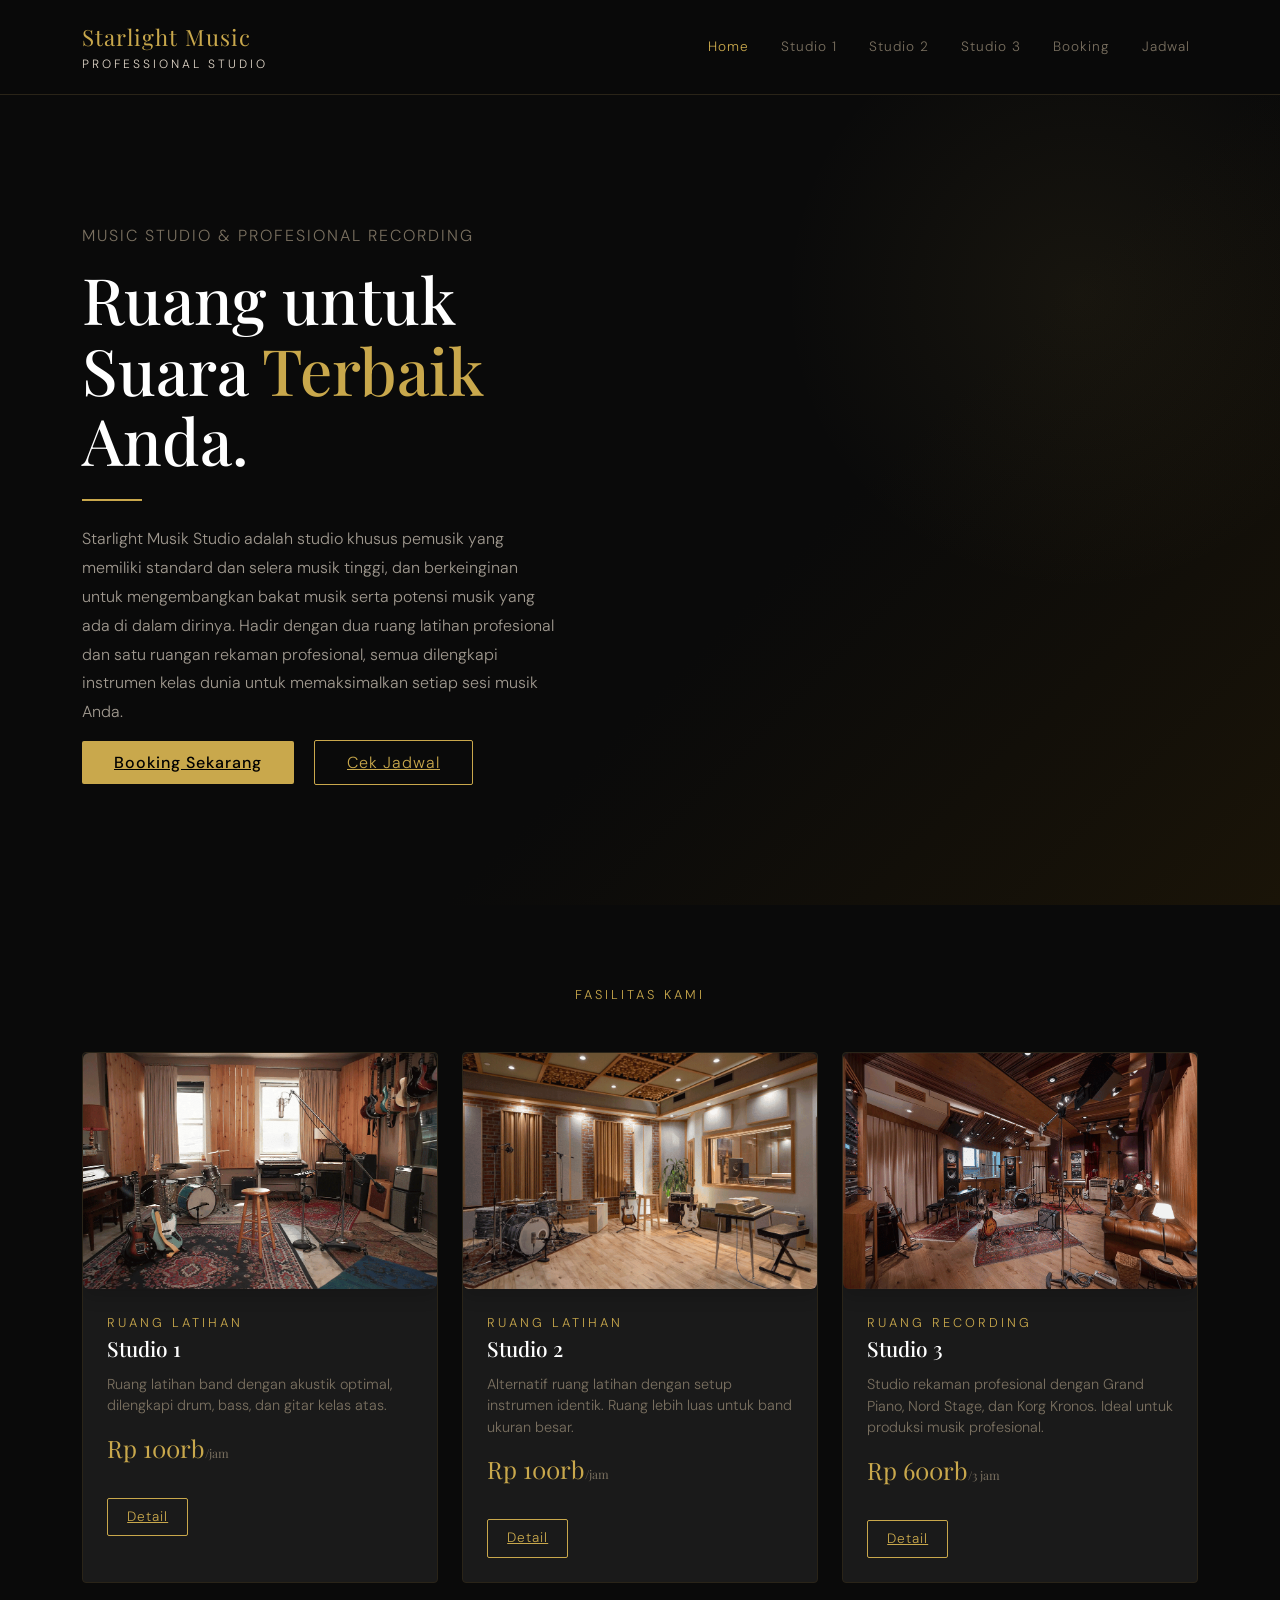
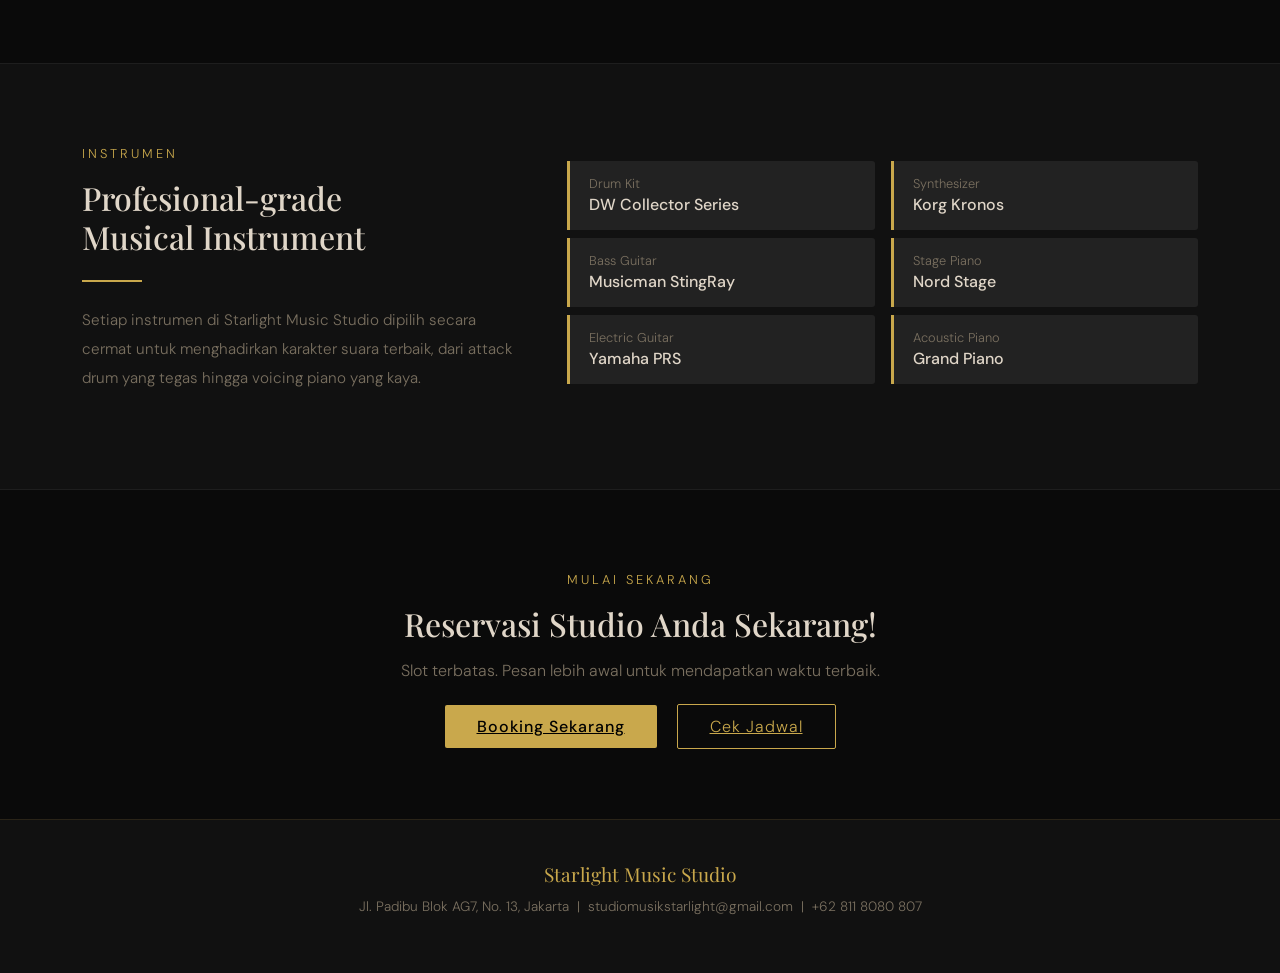
<file: index.html>
<!DOCTYPE html>
<html lang="id">
<head>
  <meta charset="UTF-8" />
  <meta name="viewport" content="width=device-width, initial-scale=1.0" />
  <title>Starlight Music Studio</title>
  <link rel="stylesheet" href="https://cdn.jsdelivr.net/npm/bootstrap@5.3.3/dist/css/bootstrap.min.css" />
  <link rel="stylesheet" href="https://cdn.jsdelivr.net/npm/bootstrap-icons@1.11.3/font/bootstrap-icons.min.css" />
  <link rel="stylesheet" href="style.css" />
</head>
<body>

<!-- NAVBAR -->
<nav class="navbar navbar-expand-lg sticky-top">
  <div class="container">
    <a class="navbar-brand" href="index.html">Starlight Music<span>PROFESSIONAL STUDIO</span></a>
    <button class="navbar-toggler" type="button" data-bs-toggle="collapse" data-bs-target="#nav">
      <i class="bi bi-list text-warning"></i>
    </button>
    <div class="collapse navbar-collapse" id="nav">
      <ul class="navbar-nav ms-auto gap-lg-3">
        <li class="nav-item"><a class="nav-link active" href="index.html">Home</a></li>
        <li class="nav-item"><a class="nav-link" href="studio1.html">Studio 1</a></li>
        <li class="nav-item"><a class="nav-link" href="studio2.html">Studio 2</a></li>
        <li class="nav-item"><a class="nav-link" href="studio3.html">Studio 3</a></li>
        <li class="nav-item"><a class="nav-link" href="booking.html">Booking</a></li>
        <li class="nav-item"><a class="nav-link" href="schedule.html">Jadwal</a></li>
      </ul>
    </div>
  </div>
</nav>

<!-- heroo -->
<section class="hero">
  <div class="container">
    <div class="row align-items-center">
      <div class="col-lg-10">
        <p class="hero-sub">Music Studio & Profesional Recording</p>
        <h1 class="hero-title">Ruang untuk<br>Suara <span>Terbaik</span><br>Anda.</h1>
        <div class="divider-gold"></div>
        <p class="hero-desc mb-4">
          Starlight Musik Studio adalah studio khusus pemusik yang memiliki standard dan selera musik tinggi, dan berkeinginan untuk mengembangkan bakat musik serta potensi musik yang ada di dalam dirinya.
          Hadir dengan dua ruang latihan profesional dan satu ruangan rekaman profesional, semua 
          dilengkapi instrumen kelas dunia untuk memaksimalkan setiap sesi musik Anda.
        </p>
        <a href="booking.html" class="btn-gold me-3">Booking Sekarang</a>
        <a href="schedule.html" class="btn-outline-gold">Cek Jadwal</a>
      </div>
    </div>
  </div>
</section>

<!-- studio -->
<section class="section">
  <div class="container">
    <div class="text-center mb-5">
      <p class="label-gold">Fasilitas Kami</p>
    
    </div>
    <div class="row g-4">
      <!-- studio 1 -->
      <div class="col-md-4">
        <div class="studio-card h-100">
          <img src="fotostudio1.png" alt="Interior Studio 1" class="img-fluid rounded shadow">
          <div class="card-body">
            <p class="label-gold mb-1">Ruang Latihan</p>
            <h3 style="font-size:1.3rem; color:#fff;">Studio 1</h3>
            <p style="color:var(--muted); font-size:0.9rem; margin:0.8rem 0;">
              Ruang latihan band dengan akustik optimal, dilengkapi drum, bass, dan gitar kelas atas.
            </p>
            <p class="price-tag">Rp 100rb<small style="font-size:0.75rem; color:var(--muted)">/jam</small></p>
            <a href="studio1.html" class="btn-outline-gold d-inline-block mt-3" style="font-size:0.85rem; padding:.5rem 1.2rem;">Detail</a>
          </div>
        </div>
      </div>
      <!-- studio 2 -->
      <div class="col-md-4">
        <div class="studio-card h-100">
          <img src="fotostudio2.png" alt="Interior Studio 2" class="img-fluid rounded shadow">
          <div class="card-body">
            <p class="label-gold mb-1">Ruang Latihan</p>
            <h3 style="font-size:1.3rem; color:#fff;">Studio 2</h3>
            <p style="color:var(--muted); font-size:0.9rem; margin:0.8rem 0;">
              Alternatif ruang latihan dengan setup instrumen identik. Ruang lebih luas untuk band ukuran besar.
            </p>
            <p class="price-tag">Rp 100rb<small style="font-size:0.75rem; color:var(--muted)">/jam</small></p>
            <a href="studio2.html" class="btn-outline-gold d-inline-block mt-3" style="font-size:0.85rem; padding:.5rem 1.2rem;">Detail</a>
          </div>
        </div>
      </div>
      <!-- studio 3 -->
      <div class="col-md-4">
        <div class="studio-card h-100">
          <img src="fotostudio3.png" alt="Interior Studio 3" class="img-fluid rounded shadow">
          <div class="card-body">
            <p class="label-gold mb-1">Ruang Recording</p>
            <h3 style="font-size:1.3rem; color:#fff;">Studio 3</h3>
            <p style="color:var(--muted); font-size:0.9rem; margin:0.8rem 0;">
              Studio rekaman profesional dengan Grand Piano, Nord Stage, dan Korg Kronos. Ideal untuk produksi musik profesional.
            </p>
            <p class="price-tag">Rp 600rb<small style="font-size:0.75rem; color:var(--muted)">/3 jam</small></p>
            <a href="studio3.html" class="btn-outline-gold d-inline-block mt-3" style="font-size:0.85rem; padding:.5rem 1.2rem;">Detail</a>
          </div>
        </div>
      </div>
    </div>
  </div>
</section>

<!-- alat -->
<section class="section" style="background: var(--dark2); border-top:1px solid #1e1e1e; border-bottom:1px solid #1e1e1e;">
  <div class="container">
    <div class="row align-items-center g-5">
      <div class="col-lg-5">
        <p class="label-gold">Instrumen</p>
        <h2 class="section-title">Profesional-grade<br>Musical Instrument</h2>
        <div class="divider-gold"></div>
        <p style="color:var(--muted); line-height:1.9; font-size:0.95rem;">
          Setiap instrumen di Starlight Music Studio dipilih secara cermat untuk menghadirkan karakter suara terbaik,
          dari attack drum yang tegas hingga voicing piano yang kaya.
        </p>
      </div>
      <div class="col-lg-7">
        <div class="row g-3">
          <div class="col-6">
            <div class="gear-item">
              <div class="gear-type">Drum Kit</div>
              <div class="gear-name">DW Collector Series</div>
            </div>
            <div class="gear-item">
              <div class="gear-type">Bass Guitar</div>
              <div class="gear-name">Musicman StingRay</div>
            </div>
            <div class="gear-item">
              <div class="gear-type">Electric Guitar</div>
              <div class="gear-name">Yamaha PRS</div>
            </div>
          </div>
          <div class="col-6">
            <div class="gear-item">
              <div class="gear-type">Synthesizer</div>
              <div class="gear-name">Korg Kronos</div>
            </div>
            <div class="gear-item">
              <div class="gear-type">Stage Piano</div>
              <div class="gear-name">Nord Stage</div>
            </div>
            <div class="gear-item">
              <div class="gear-type">Acoustic Piano</div>
              <div class="gear-name">Grand Piano</div>
            </div>
          </div>
        </div>
      </div>
    </div>
  </div>
</section>

<!-- call to action -->
<section class="section text-center">
  <div class="container">
    <p class="label-gold">Mulai Sekarang</p>
    <h2 class="section-title mb-3">Reservasi Studio Anda Sekarang!</h2>
    <p style="color:var(--muted); margin-bottom:2rem;">Slot terbatas. Pesan lebih awal untuk mendapatkan waktu terbaik.</p>
    <a href="booking.html" class="btn-gold me-3">Booking Sekarang</a>
    <a href="schedule.html" class="btn-outline-gold">Cek Jadwal</a>
  </div>
</section>

<!-- footer -->
<footer>
  <div class="brand-foot mb-2">Starlight Music Studio</div>
  <p>Jl. Padibu Blok AG7, No. 13, Jakarta &nbsp;|&nbsp; studiomusikstarlight@gmail.com &nbsp;|&nbsp; +62 811 8080 807</p>
</footer>

<script src="https://cdn.jsdelivr.net/npm/bootstrap@5.3.3/dist/js/bootstrap.bundle.min.js"></script>
</body>
</html>
</file>
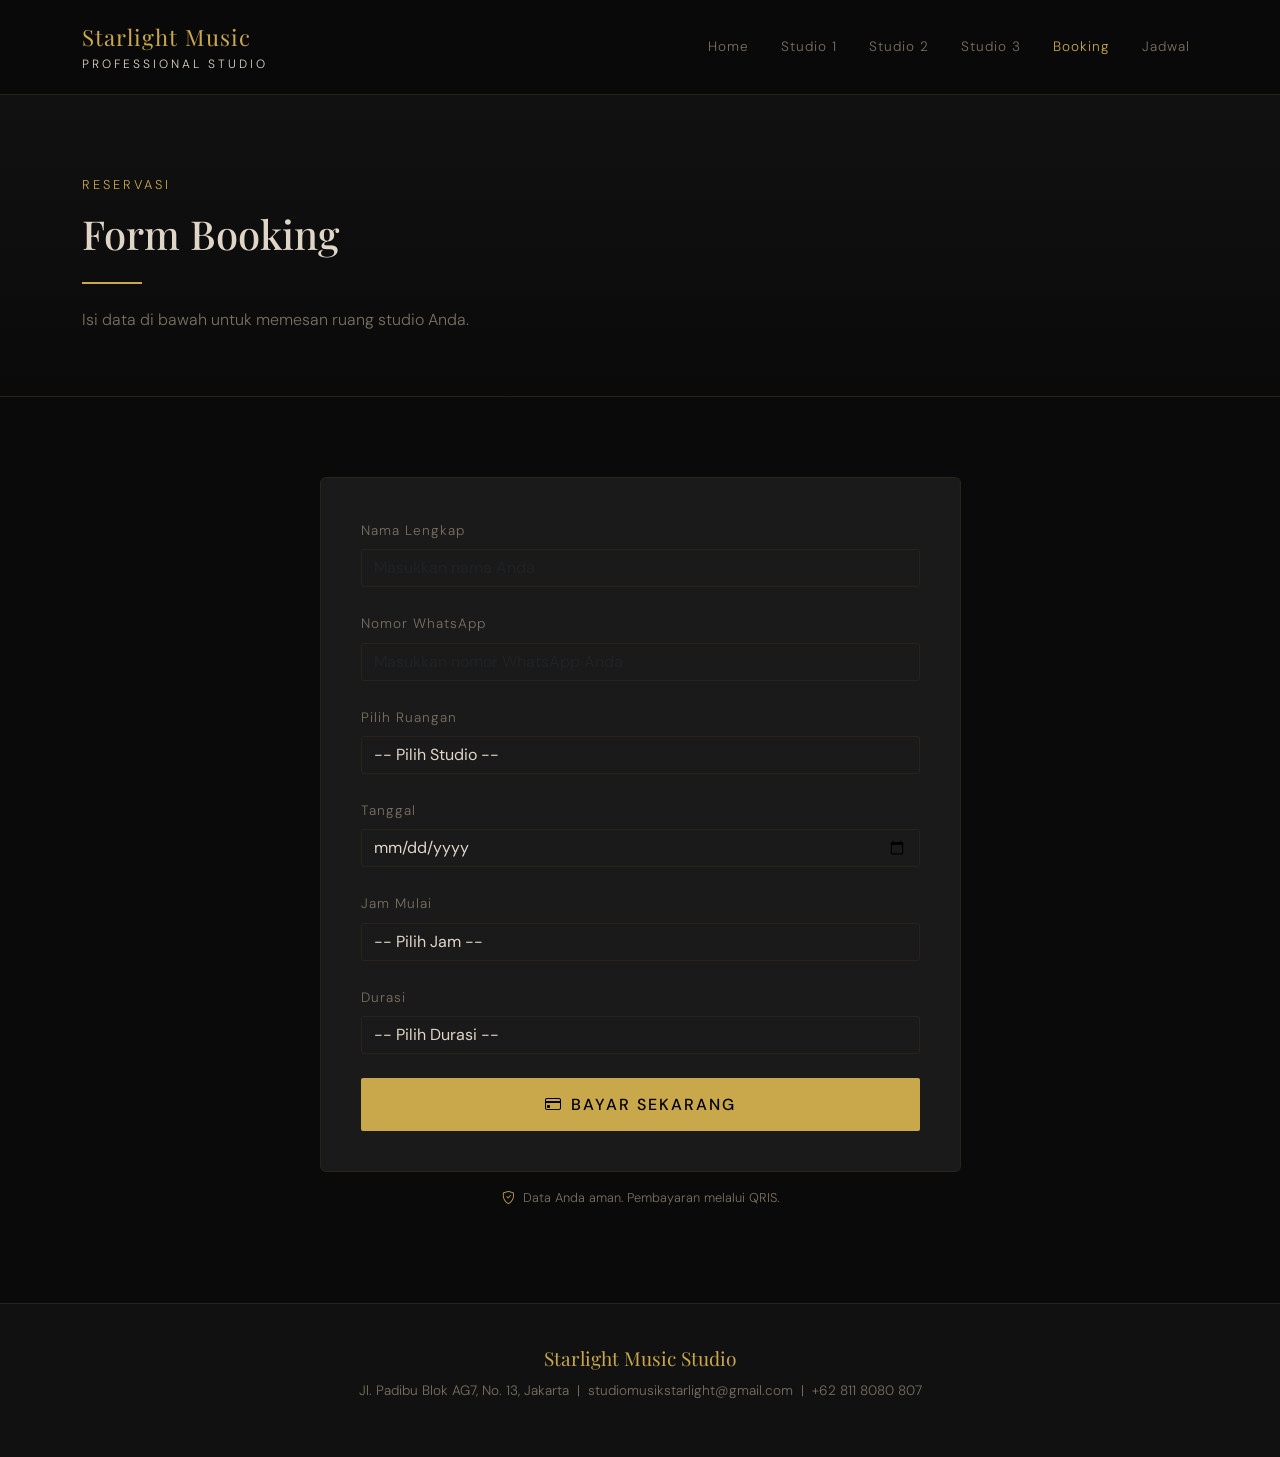
<file: booking.html>
<!DOCTYPE html>
<html lang="id">
<head>
  <meta charset="UTF-8" />
  <meta name="viewport" content="width=device-width, initial-scale=1.0" />
  <title>Booking — Starlight Music Studio</title>
  <link rel="stylesheet" href="https://cdn.jsdelivr.net/npm/bootstrap@5.3.3/dist/css/bootstrap.min.css" />
  <link rel="stylesheet" href="https://cdn.jsdelivr.net/npm/bootstrap-icons@1.11.3/font/bootstrap-icons.min.css" />
  <link rel="stylesheet" href="style.css" />
</head>
<body>

<!-- navbar -->
<nav class="navbar navbar-expand-lg sticky-top">
  <div class="container">
    <a class="navbar-brand" href="index.html">Starlight Music<span>PROFESSIONAL STUDIO</span></a>
    <button class="navbar-toggler" type="button" data-bs-toggle="collapse" data-bs-target="#nav">
      <i class="bi bi-list text-warning"></i>
    </button>
    <div class="collapse navbar-collapse" id="nav">
      <ul class="navbar-nav ms-auto gap-lg-3">
        <li class="nav-item"><a class="nav-link" href="index.html">Home</a></li>
        <li class="nav-item"><a class="nav-link" href="studio1.html">Studio 1</a></li>
        <li class="nav-item"><a class="nav-link" href="studio2.html">Studio 2</a></li>
        <li class="nav-item"><a class="nav-link" href="studio3.html">Studio 3</a></li>
        <li class="nav-item"><a class="nav-link active" href="booking.html">Booking</a></li>
        <li class="nav-item"><a class="nav-link" href="schedule.html">Jadwal</a></li>
      </ul>
    </div>
  </div>
</nav>

<!-- header -->
<div class="page-header">
  <div class="container">
    <p class="label-gold">Reservasi</p>
    <h1>Form Booking</h1>
    <div class="divider-gold"></div>
    <p style="color:var(--muted);">Isi data di bawah untuk memesan ruang studio Anda.</p>
  </div>
</div>

<!-- form booking -->
<section class="section">
  <div class="container">
    <div class="row justify-content-center">
      <div class="col-lg-7">
        <div style="background:var(--dark3); border:1px solid #2a2418; border-radius:6px; padding:2.5rem;">

          <form id="bookingForm" novalidate>
            <!-- nama -->
            <div class="mb-4">
              <label class="form-label">Nama Lengkap</label>
              <input type="text" id="nama" class="form-control" placeholder="Masukkan nama Anda" required />
            </div>

            <!-- nomor wa -->
            <div class="mb-4">
              <label class="form-label">Nomor WhatsApp</label>
              <input type="tel" id="wa" class="form-control" placeholder="Masukkan nomor WhatsApp Anda" required />
            </div>

            <!-- milih studio -->
            <div class="mb-4">
              <label class="form-label">Pilih Ruangan</label>
              <select id="studio" class="form-select" required onchange="updateHarga()">
                <option value="">-- Pilih Studio --</option>
                <option value="Studio 1">Studio 1</option>
                <option value="Studio 2">Studio 2</option>
                <option value="Studio 3">Studio 3</option>
              </select>
            </div>

            <!-- tgl -->
            <div class="mb-4">
              <label class="form-label">Tanggal</label>
              <input type="date" id="tanggal" class="form-control" required />
            </div>

            <!-- jam -->
            <div class="mb-4">
              <label class="form-label">Jam Mulai</label>
              <select id="jamMulai" class="form-select" required>
                <option value="">-- Pilih Jam --</option>
                <option>08:00</option><option>09:00</option><option>10:00</option>
                <option>11:00</option><option>12:00</option><option>13:00</option>
                <option>14:00</option><option>15:00</option><option>16:00</option>
                <option>17:00</option><option>18:00</option><option>19:00</option>
                <option>20:00</option><option>21:00</option>
              </select>
            </div>

            <!-- durasi -->
            <div class="mb-4">
              <label class="form-label">Durasi</label>
              <select id="durasi" class="form-select" required onchange="updateHarga()">
                <option value="">-- Pilih Durasi --</option>
                <option value="1">1 Jam</option>
                <option value="2">2 Jam</option>
                <option value="3">3 Jam</option>
                <option value="6">6 Jam (khusus Studio 3)</option>
              </select>
            </div>

            <button type="submit" class="btn-gold w-100" style="padding:.9rem; font-size:1rem; letter-spacing:2px;">
              <i class="bi bi-credit-card me-2"></i>BAYAR SEKARANG
            </button>
          </form>
        </div>

        <p style="color:var(--muted); font-size:0.8rem; text-align:center; margin-top:1rem;">
          <i class="bi bi-shield-check me-1" style="color:var(--gold);"></i>
          Data Anda aman. Pembayaran melalui QRIS.
        </p>
      </div>
    </div>
  </div>
</section>

<!-- blok qirissz -->
<div class="modal fade" id="qrisModal" tabindex="-1">
  <div class="modal-dialog modal-dialog-centered">
    <div class="modal-content">
      <div class="modal-header">
        <h5 class="modal-title" style="font-family:'Playfair Display',serif; color:var(--gold);">
          <i class="bi bi-qr-code me-2"></i>Pembayaran QRIS
        </h5>
        <button type="button" class="btn-close btn-close-white" data-bs-dismiss="modal"></button>
      </div>
      <div class="modal-body text-center py-4">

        <!-- ringkasan booking -->
        <div style="background:var(--dark3); border-radius:4px; padding:1rem 1.5rem; margin-bottom:1.5rem; text-align:left;">
          <div style="font-size:0.8rem; color:var(--muted); letter-spacing:1px; margin-bottom:0.8rem;">RINGKASAN BOOKING</div>
          <div class="price-row" style="padding:.4rem 0;">
            <span style="color:var(--muted); font-size:0.85rem;">Nama</span>
            <span id="modalNama" style="color:var(--text);"></span>
          </div>
          <div class="price-row" style="padding:.4rem 0;">
            <span style="color:var(--muted); font-size:0.85rem;">Nomor WA</span>
            <span id="modalNama" style="color:var(--text);"></span>
          </div>
          <div class="price-row" style="padding:.4rem 0;">
            <span style="color:var(--muted); font-size:0.85rem;">Studio</span>
            <span id="modalStudio" style="color:var(--text);"></span>
          </div>
          <div class="price-row" style="padding:.4rem 0;">
            <span style="color:var(--muted); font-size:0.85rem;">Tanggal</span>
            <span id="modalTanggal" style="color:var(--text);"></span>
          </div>
          <div class="price-row" style="padding:.4rem 0;">
            <span style="color:var(--muted); font-size:0.85rem;">Jam</span>
            <span id="modalJam" style="color:var(--text);"></span>
          </div>
          <div class="price-row" style="padding:.4rem 0; border-bottom:none;">
            <span style="color:var(--muted); font-size:0.85rem;">Total</span>
            <span id="modalTotal" class="price-amount" style="font-size:1.1rem;"></span>
          </div>
        </div>

        <!-- QR Code Placeholder -->
        <div class="qris-box">

          <div style="width:200px; height:200px; background:#f0f0f0; display:flex; align-items:center; justify-content:center; border:2px dashed #ccc; border-radius:4px; margin:0 auto;">
            
          </div>
          <p style="color:#333; font-size:0.8rem; margin-top:0.8rem; font-weight:bold;">Scan untuk membayar</p>
          <p style="color:#666; font-size:0.75rem;">Starlight Music Studio</p>
        </div>

        <p style="color:var(--muted); font-size:0.8rem; margin-top:1.2rem;">
          Setelah membayar, screenshot bukti transfer dan kirim ke WhatsApp kami.<br>
          Untuk cancle booking, hubungi kami minimal 24 jam sebelum jadwal.
        </p>
      </div>
      <div class="modal-footer justify-content-between">
        <a href="schedule.html" class="btn-outline-gold" style="font-size:0.85rem; padding:.5rem 1.2rem;">Lihat Jadwal</a>
        <button type="button" class="btn-gold" data-bs-dismiss="modal" style="padding:.5rem 1.5rem;">Selesai</button>
      </div>
    </div>
  </div>
</div>

<!-- footer -->
<footer>
  <div class="brand-foot mb-2">Starlight Music Studio</div>
  <p>Jl. Padibu Blok AG7, No. 13, Jakarta &nbsp;|&nbsp; studiomusikstarlight@gmail.com &nbsp;|&nbsp; +62 811 8080 807</p>
</footer>

<script src="https://cdn.jsdelivr.net/npm/bootstrap@5.3.3/dist/js/bootstrap.bundle.min.js"></script>
<script src="booking.js"></script>
<script>
  // set tanggal min hari ini
  document.getElementById('tanggal').min = new Date().toISOString().split('T')[0];

  function updateHarga() {
    const studio = document.getElementById('studio').value;
    const durasi = parseInt(document.getElementById('durasi').value);
    const totalBox = document.getElementById('totalBox');
    const totalHarga = document.getElementById('totalHarga');

    if (!studio || !durasi) { totalBox.style.display = 'none'; return; }

    let harga = 0;
    if (studio === 'Studio 3') {
      harga = durasi <= 3 ? 600000 : 1000000;
    } else {
      if (durasi === 1) harga = 100000;
      else if (durasi === 2) harga = 200000;
      else harga = 250000;
    }

    totalHarga.textContent = 'Rp ' + harga.toLocaleString('id-ID');
    totalBox.style.display = 'block';
  }

  //validasi submit
  document.getElementById('bookingForm').addEventListener('submit', function(e) {
    const fields = ['nama','studio','tanggal','jamMulai','durasi'];
    const alert = document.getElementById('formAlert');
    for (let f of fields) {
      if (!document.getElementById(f).value.trim()) {
        e.preventDefault();
        alert.style.display = 'block';
        alert.className = 'alert alert-warning';
        alert.textContent = 'Harap lengkapi semua field sebelum melanjutkan.';
        return;
      }
    }
    alert.style.display = 'none';
  });
</script>
</body>
</html>
</file>
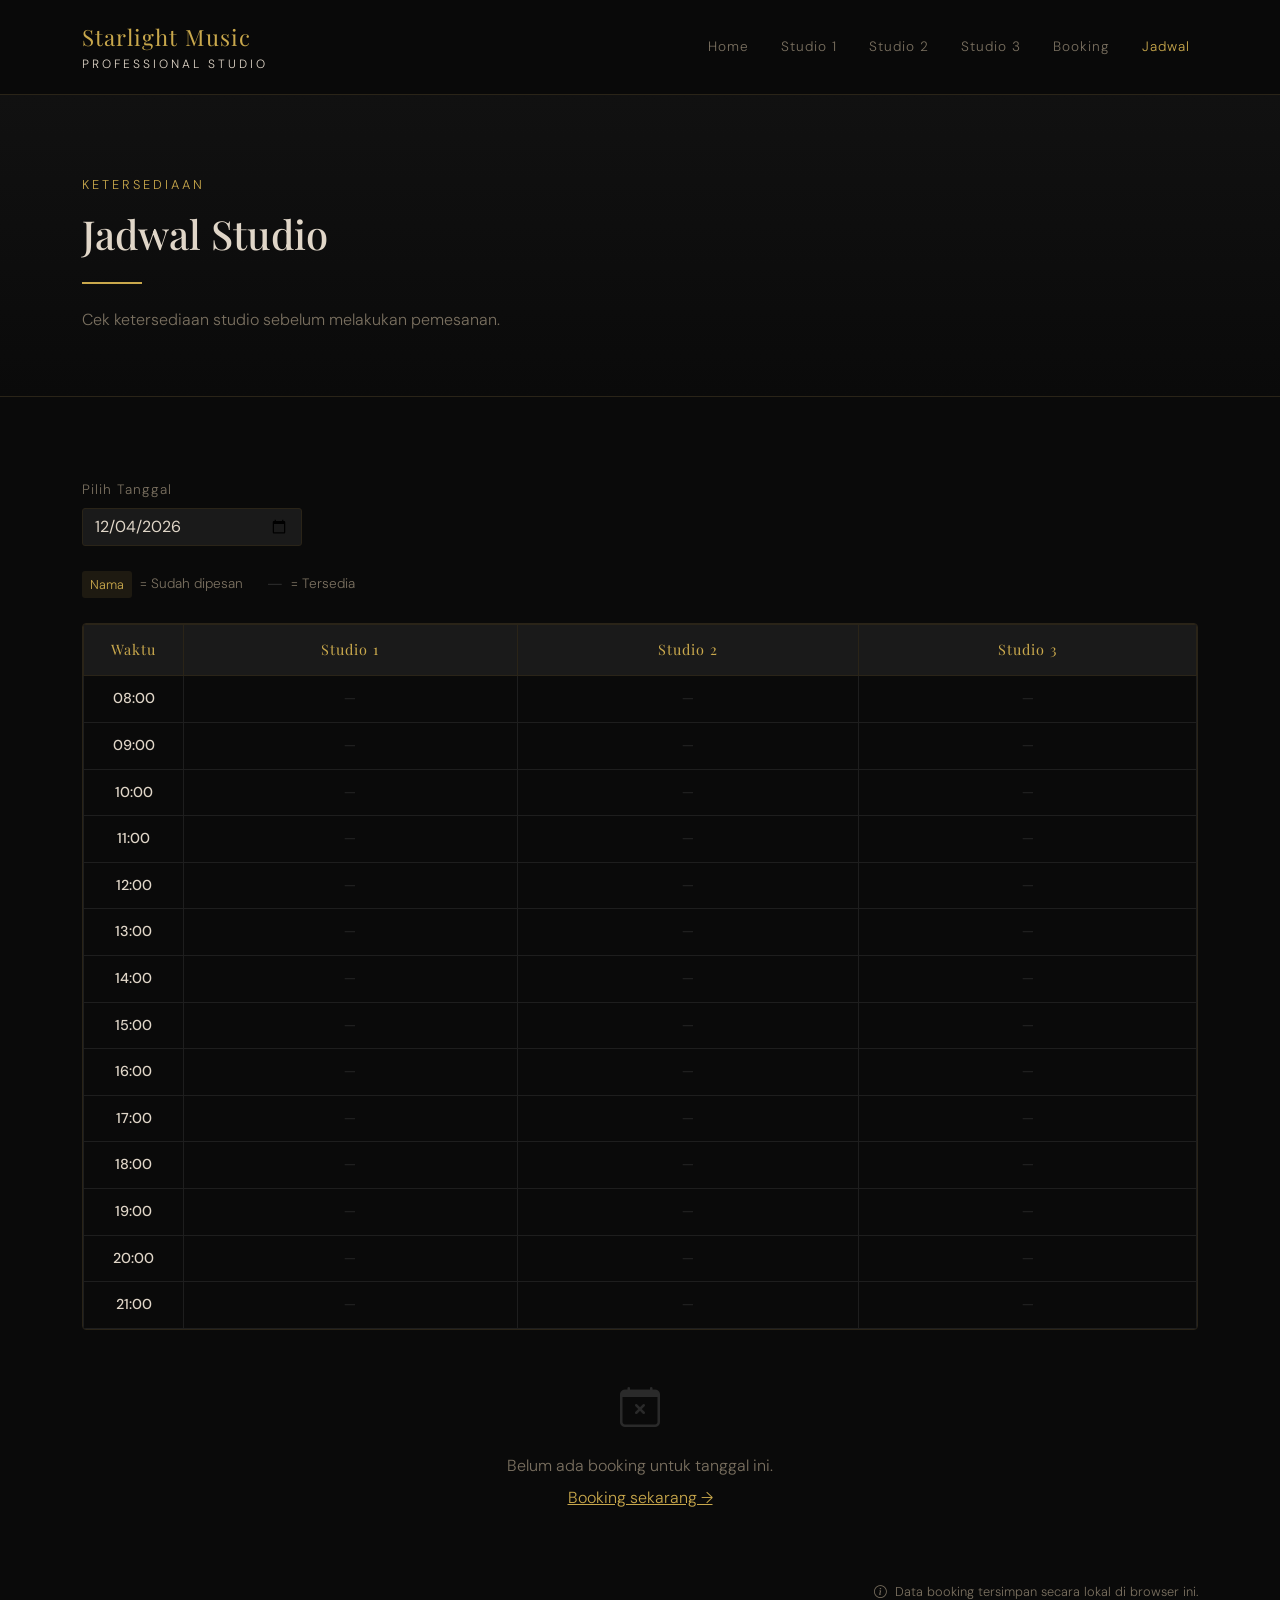
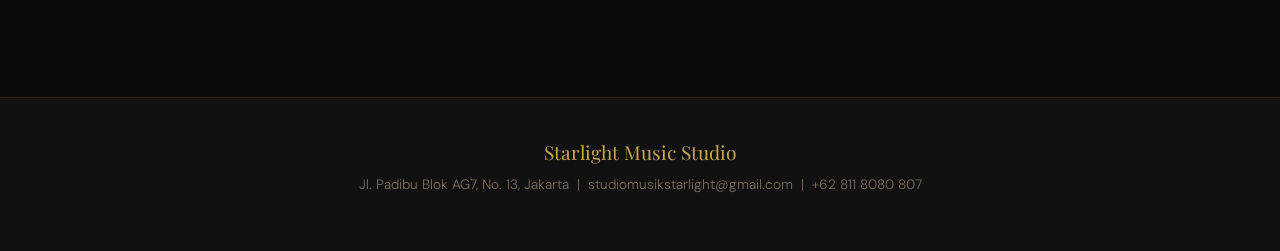
<file: schedule.html>
<!DOCTYPE html>
<html lang="id">
<head>
  <meta charset="UTF-8" />
  <meta name="viewport" content="width=device-width, initial-scale=1.0" />
  <title>Jadwal — Starlight Music Studio</title>
  <link rel="stylesheet" href="https://cdn.jsdelivr.net/npm/bootstrap@5.3.3/dist/css/bootstrap.min.css" />
  <link rel="stylesheet" href="https://cdn.jsdelivr.net/npm/bootstrap-icons@1.11.3/font/bootstrap-icons.min.css" />
  <link rel="stylesheet" href="style.css" />
</head>
<body>

<!-- navigasi -->
<nav class="navbar navbar-expand-lg sticky-top">
  <div class="container">
    <a class="navbar-brand" href="index.html">Starlight Music<span>PROFESSIONAL STUDIO</span></a>
    <button class="navbar-toggler" type="button" data-bs-toggle="collapse" data-bs-target="#nav">
      <i class="bi bi-list text-warning"></i>
    </button>
    <div class="collapse navbar-collapse" id="nav">
      <ul class="navbar-nav ms-auto gap-lg-3">
        <li class="nav-item"><a class="nav-link" href="index.html">Home</a></li>
        <li class="nav-item"><a class="nav-link" href="studio1.html">Studio 1</a></li>
        <li class="nav-item"><a class="nav-link" href="studio2.html">Studio 2</a></li>
        <li class="nav-item"><a class="nav-link" href="studio3.html">Studio 3</a></li>
        <li class="nav-item"><a class="nav-link" href="booking.html">Booking</a></li>
        <li class="nav-item"><a class="nav-link active" href="schedule.html">Jadwal</a></li>
      </ul>
    </div>
  </div>
</nav>

<!-- header -->
<div class="page-header">
  <div class="container">
    <p class="label-gold">Ketersediaan</p>
    <h1>Jadwal Studio</h1>
    <div class="divider-gold"></div>
    <p style="color:var(--muted);">Cek ketersediaan studio sebelum melakukan pemesanan.</p>
  </div>
</div>

<!-- pilih jadwal -->
<section class="section">
  <div class="container">

    <!-- tanggal -->
    <div class="row align-items-end mb-4 g-3">
      <div class="col-auto">
        <label class="form-label">Pilih Tanggal</label>
        <input type="date" id="filterDate" class="form-control" style="width:220px;" />
      </div>
      <!-- buat hapus data 
      <div class="col-auto">
        <button onclick="clearData()" class="btn-outline-gold" style="padding:.55rem 1.5rem; font-size:0.85rem;">
          <i class="bi bi-trash me-1"></i> Reset Data
        </button>
      </div> -->
    </div>

    <div class="d-flex gap-4 mb-4">
      <div style="display:flex; align-items:center; gap:8px;">
        <span class="booked-cell">Nama</span>
        <span style="color:var(--muted); font-size:0.85rem;">= Sudah dipesan</span>
      </div>
      <div style="display:flex; align-items:center; gap:8px;">
        <span style="color:#2a2a2a; font-size:1.2rem;">—</span>
        <span style="color:var(--muted); font-size:0.85rem;">= Tersedia</span>
      </div>
    </div>

    <!-- tabel -->
    <div style="overflow-x:auto; border:1px solid #2a2418; border-radius:4px;">
      <table class="table-schedule">
        <thead>
          <tr>
            <th style="width:100px;">Waktu</th>
            <th>Studio 1<br><small style="font-weight:300; font-size:0.75rem; color:var(--muted);"></th>
            <th>Studio 2<br><small style="font-weight:300; font-size:0.75rem; color:var(--muted);"></th>
            <th>Studio 3<br><small style="font-weight:300; font-size:0.75rem; color:var(--muted);"></th>
          </tr>
        </thead>
        <tbody id="scheduleBody">
          <!-- lewat booking.js -->
        </tbody>
      </table>
    </div>

    <!-- informasi booking -->
    <div id="noDataInfo" style="display:none; text-align:center; padding:3rem 0; color:var(--muted);">
      <i class="bi bi-calendar-x" style="font-size:2.5rem; color:#2a2a2a; display:block; margin-bottom:1rem;"></i>
      Belum ada booking untuk tanggal ini.
      <a href="booking.html" style="color:var(--gold); display:block; margin-top:0.5rem;">Booking sekarang →</a>
    </div>

    <p style="color:var(--muted); font-size:0.8rem; margin-top:1.5rem; text-align:right;">
      <i class="bi bi-info-circle me-1"></i>
      Data booking tersimpan secara lokal di browser ini.
    </p>
  </div>
</section>

<!-- footer -->
<footer>
  <div class="brand-foot mb-2">Starlight Music Studio</div>
  <p>Jl. Padibu Blok AG7, No. 13, Jakarta &nbsp;|&nbsp; studiomusikstarlight@gmail.com &nbsp;|&nbsp; +62 811 8080 807</p>
</footer>

<script src="https://cdn.jsdelivr.net/npm/bootstrap@5.3.3/dist/js/bootstrap.bundle.min.js"></script>
<script src="booking.js"></script>
<script>
  // default tanggal ke hari ini
  const fd = document.getElementById('filterDate');
  fd.value = new Date().toISOString().split('T')[0];
  fd.min = '2025-01-01';

  function clearData() {
    if (confirm('Hapus semua data booking? Aksi ini tidak bisa dibatalkan.')) {
      localStorage.removeItem('bookings');
      initSchedule();
    }
  }

  //cek apkh ada data booking di tgl yang dipilih
  const _origInit = initSchedule;
  window.initSchedule = function() {
    _origInit();
    const data = JSON.parse(localStorage.getItem('bookings') || '[]');
    const selectedDate = document.getElementById('filterDate')?.value || new Date().toISOString().split('T')[0];
    const hasData = data.some(b => b.tanggal === selectedDate);
    document.getElementById('noDataInfo').style.display = hasData ? 'none' : 'block';
  };

  // untuk load pertama kali
  document.addEventListener('DOMContentLoaded', function() {
    initSchedule();
  });
</script>
</body>
</html>
</file>
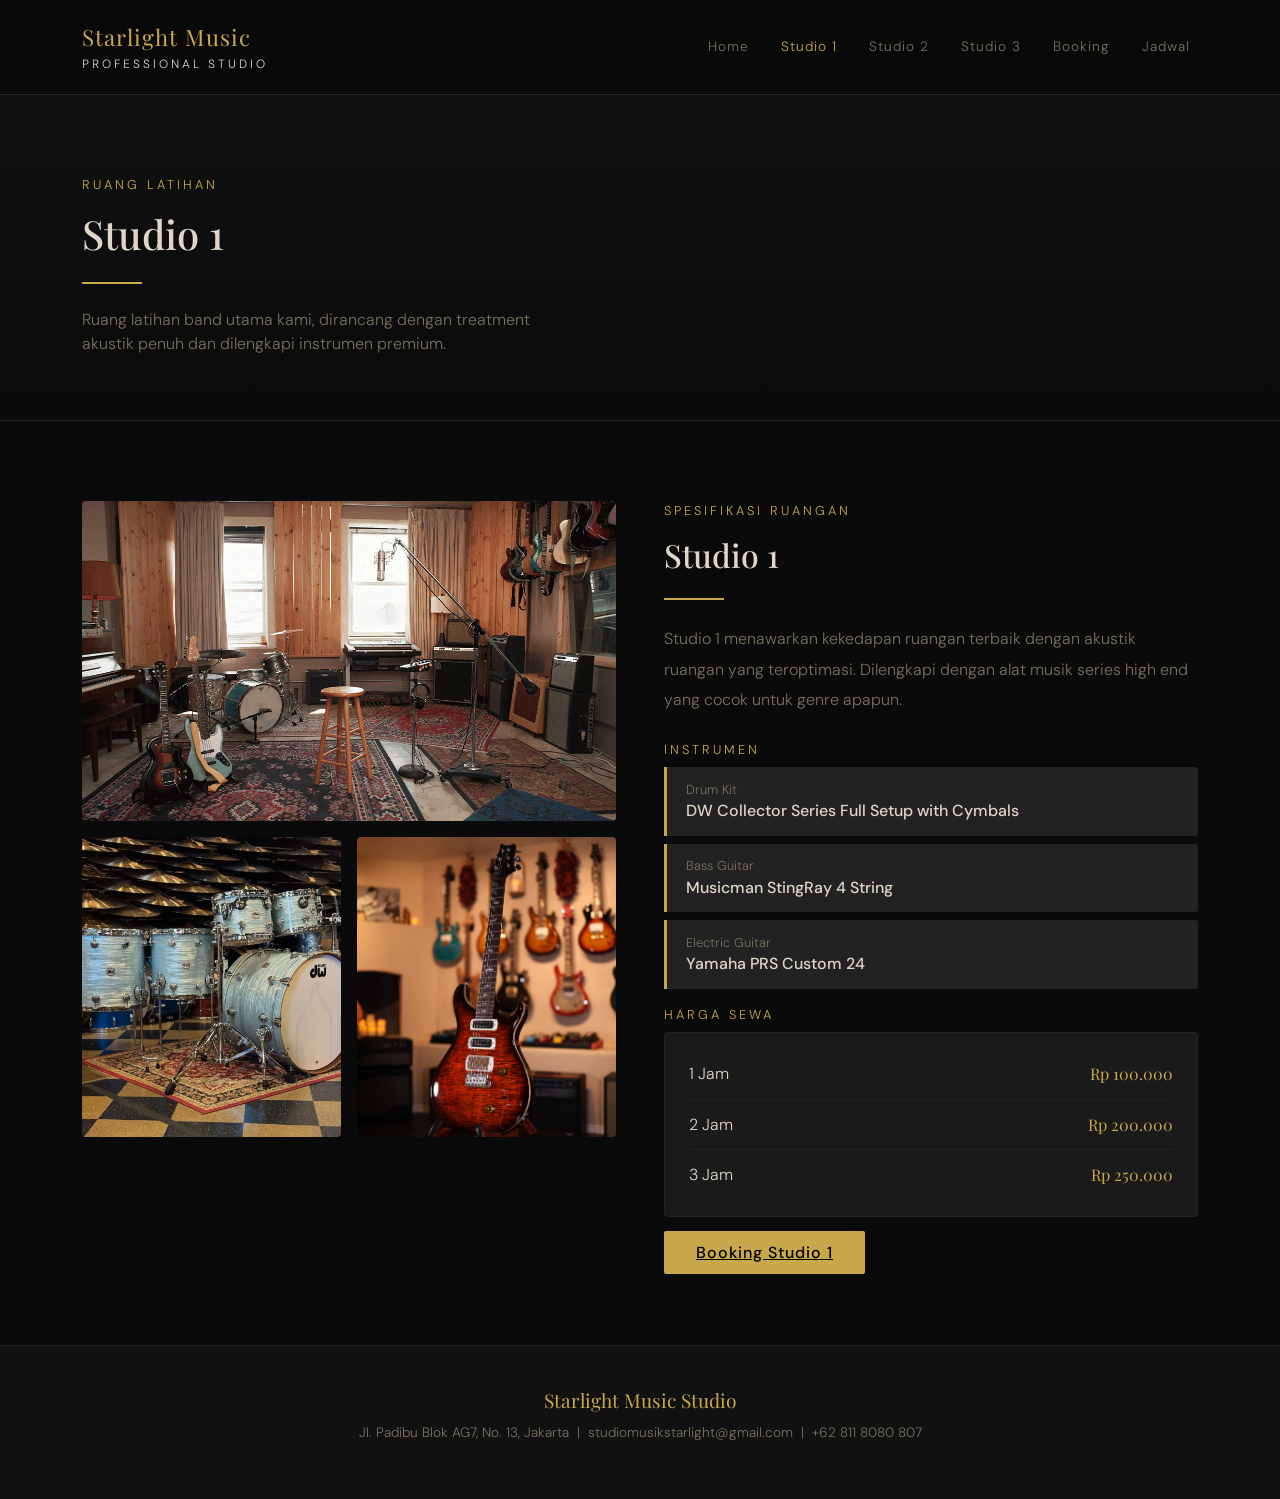
<file: studio1.html>
<!DOCTYPE html>
<html lang="id">

<head>
  <meta charset="UTF-8" />
  <meta name="viewport" content="width=device-width, initial-scale=1.0" />
  <title>Studio 1 — Starlight Music Studio</title>
  <link rel="stylesheet" href="https://cdn.jsdelivr.net/npm/bootstrap@5.3.3/dist/css/bootstrap.min.css" />
  <link rel="stylesheet" href="https://cdn.jsdelivr.net/npm/bootstrap-icons@1.11.3/font/bootstrap-icons.min.css" />
  <link rel="stylesheet" href="style.css" />
</head>

<body>

  <!-- navbar -->
  <nav class="navbar navbar-expand-lg sticky-top">
    <div class="container">
      <a class="navbar-brand" href="index.html">Starlight Music<span>PROFESSIONAL STUDIO</span></a>
      <button class="navbar-toggler" type="button" data-bs-toggle="collapse" data-bs-target="#nav">
        <i class="bi bi-list text-warning"></i>
      </button>
      <div class="collapse navbar-collapse" id="nav">
        <ul class="navbar-nav ms-auto gap-lg-3">
          <li class="nav-item"><a class="nav-link" href="index.html">Home</a></li>
          <li class="nav-item"><a class="nav-link active" href="studio1.html">Studio 1</a></li>
          <li class="nav-item"><a class="nav-link" href="studio2.html">Studio 2</a></li>
          <li class="nav-item"><a class="nav-link" href="studio3.html">Studio 3</a></li>
          <li class="nav-item"><a class="nav-link" href="booking.html">Booking</a></li>
          <li class="nav-item"><a class="nav-link" href="schedule.html">Jadwal</a></li>
        </ul>
      </div>
    </div>
  </nav>

  <!-- header -->
  <div class="page-header">
    <div class="container">
      <p class="label-gold">Ruang Latihan</p>
      <h1>Studio 1</h1>
      <div class="divider-gold"></div>
      <p style="color:var(--muted); max-width:500px;">
        Ruang latihan band utama kami, dirancang dengan treatment akustik penuh dan dilengkapi instrumen premium.
      </p>
    </div>
  </div>

  <!-- content -->
  <section class="section">
    <div class="container">
      <div class="row g-5">

        <!-- foto studioo -->
        <div class="col-lg-6">
          <img src="fotostudio1.png" class="img-studio" style="height:320px;" alt="Studio 1 Tampak Depan">
          <div class="row g-3 mt-0">
            <div class="col-6">
              <img src="dw.jpg" class="img-studio" style="height:300px;" alt="DW Collector Series">
            </div>
            <div class="col-6">
              <img src="prs.jpg" class="img-studio" style="height:300px;" alt="Yamaha PRS Guitar">
            </div>
          </div>
        </div>

        <!-- detail -->
        <div class="col-lg-6">
          <p class="label-gold">Spesifikasi Ruangan</p>
          <h2 class="section-title mb-1">Studio 1</h2>
          <div class="divider-gold"></div>

          <p style="color:var(--muted); line-height:1.9; margin-bottom:1.5rem;">
            Studio 1 menawarkan kekedapan ruangan terbaik dengan akustik ruangan yang teroptimasi.
            Dilengkapi dengan alat musik series high end yang cocok untuk genre apapun.
          </p>

          <!-- alat -->
          <p class="label-gold mb-2">Instrumen</p>
          <div class="gear-item mb-2">
            <div class="gear-type">Drum Kit</div>
            <div class="gear-name">DW Collector Series Full Setup with Cymbals</div>
          </div>
          <div class="gear-item mb-2">
            <div class="gear-type">Bass Guitar</div>
            <div class="gear-name">Musicman StingRay 4 String</div>
          </div>
          <div class="gear-item mb-3">
            <div class="gear-type">Electric Guitar</div>
            <div class="gear-name">Yamaha PRS Custom 24</div>
          </div>

          <!-- pricelist -->
          <p class="label-gold mb-2">Harga Sewa</p>
          <div
            style="background:var(--dark3); border:1px solid #2a2418; border-radius:4px; padding:1rem 1.5rem; margin-bottom:1.5rem;">
            <div class="price-row">
              <span>1 Jam</span>
              <span class="price-amount">Rp 100.000</span>
            </div>
            <div class="price-row">
              <span>2 Jam</span>
              <span class="price-amount">Rp 200.000</span>
            </div>
            <div class="price-row">
              <span>3 Jam</span>
              <span class="price-amount">Rp 250.000</span>
            </div>
          </div>

          <a href="booking.html" class="btn-gold">Booking Studio 1</a>
        </div>
      </div>
    </div>
  </section>

  <!-- foooter -->
  <footer>
    <div class="brand-foot mb-2">Starlight Music Studio</div>
    <p>Jl. Padibu Blok AG7, No. 13, Jakarta &nbsp;|&nbsp; studiomusikstarlight@gmail.com &nbsp;|&nbsp; +62 811 8080 807
    </p>
  </footer>

  <script src="https://cdn.jsdelivr.net/npm/bootstrap@5.3.3/dist/js/bootstrap.bundle.min.js"></script>
</body>

</html>
</file>
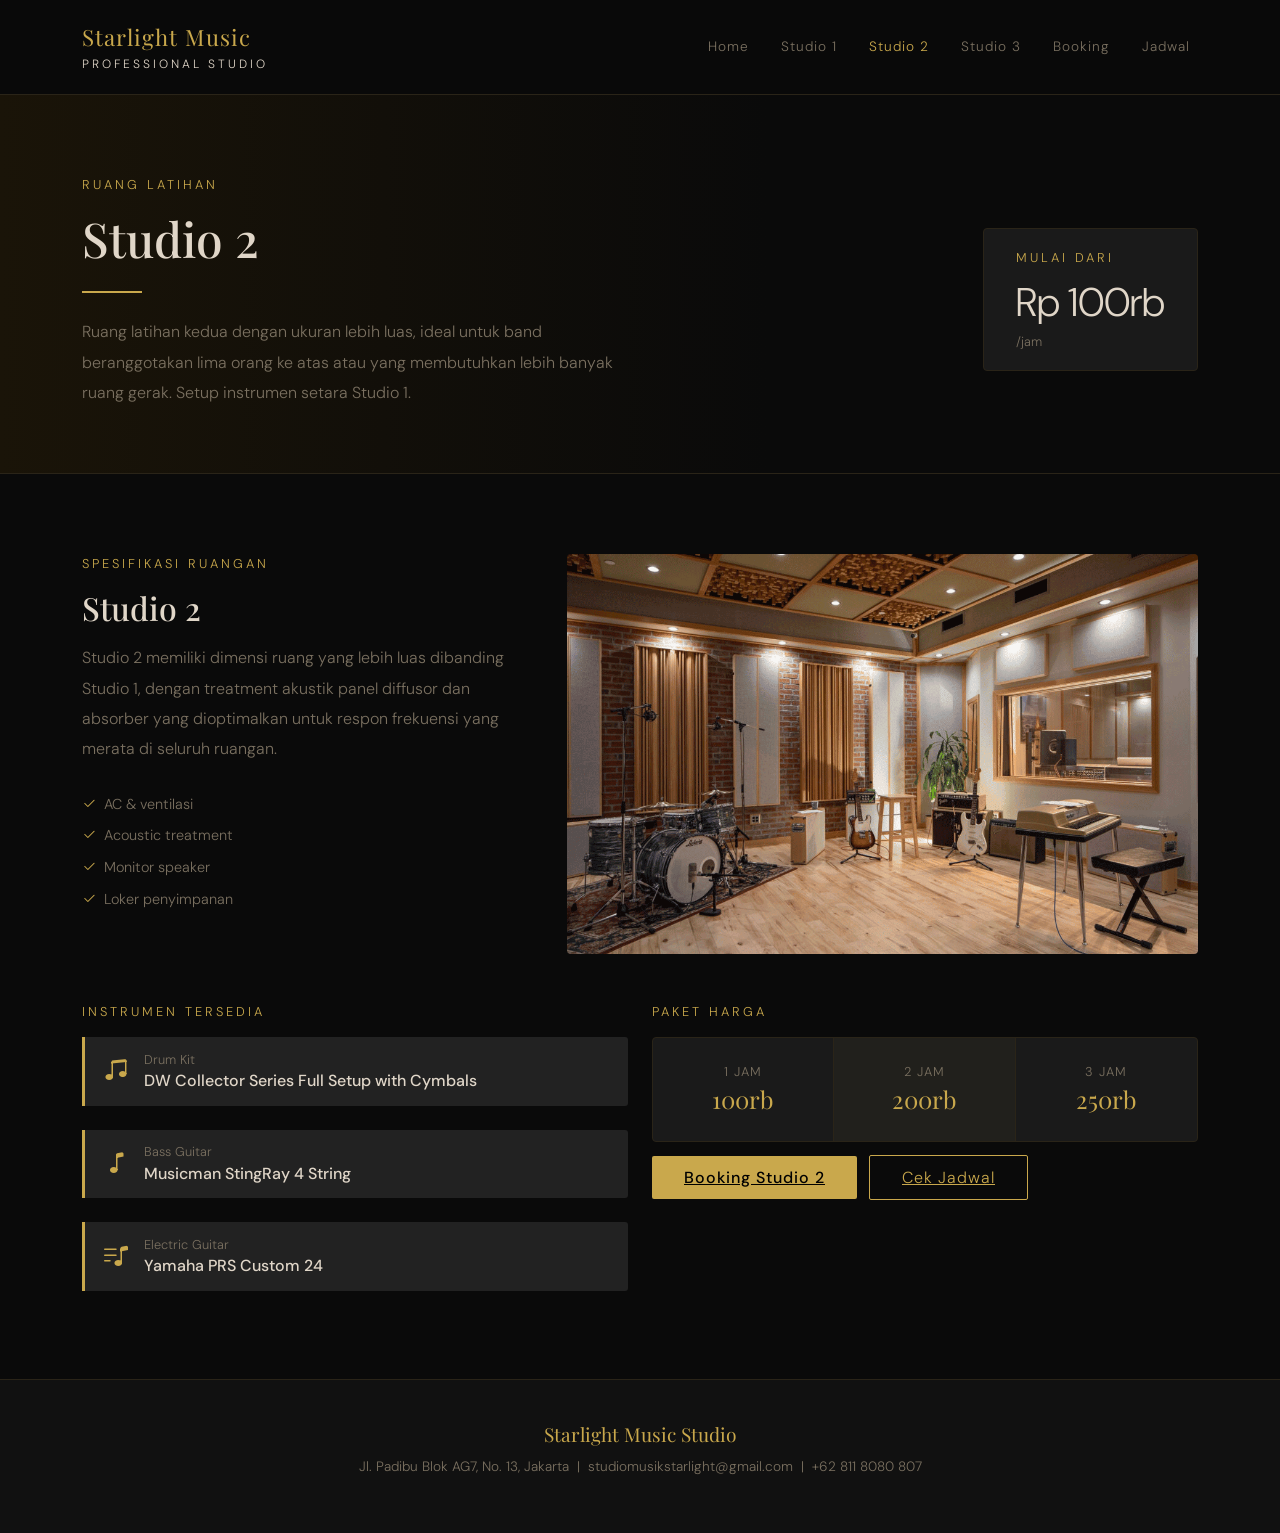
<file: studio2.html>
<!DOCTYPE html>
<html lang="id">
<head>
  <meta charset="UTF-8" />
  <meta name="viewport" content="width=device-width, initial-scale=1.0" />
  <title>Studio 2 — Starlight Music Studio</title>
  <link rel="stylesheet" href="https://cdn.jsdelivr.net/npm/bootstrap@5.3.3/dist/css/bootstrap.min.css" />
  <link rel="stylesheet" href="https://cdn.jsdelivr.net/npm/bootstrap-icons@1.11.3/font/bootstrap-icons.min.css" />
  <link rel="stylesheet" href="style.css" />
</head>
<body>

<!-- navv -->
<nav class="navbar navbar-expand-lg sticky-top">
  <div class="container">
    <a class="navbar-brand" href="index.html">Starlight Music<span>PROFESSIONAL STUDIO</span></a>
    <button class="navbar-toggler" type="button" data-bs-toggle="collapse" data-bs-target="#nav">
      <i class="bi bi-list text-warning"></i>
    </button>
    <div class="collapse navbar-collapse" id="nav">
      <ul class="navbar-nav ms-auto gap-lg-3">
        <li class="nav-item"><a class="nav-link" href="index.html">Home</a></li>
        <li class="nav-item"><a class="nav-link" href="studio1.html">Studio 1</a></li>
        <li class="nav-item"><a class="nav-link active" href="studio2.html">Studio 2</a></li>
        <li class="nav-item"><a class="nav-link" href="studio3.html">Studio 3</a></li>
        <li class="nav-item"><a class="nav-link" href="booking.html">Booking</a></li>
        <li class="nav-item"><a class="nav-link" href="schedule.html">Jadwal</a></li>
      </ul>
    </div>
  </div>
</nav>

<!-- header -->
<div style="background: linear-gradient(90deg, #1a1408 0%, #0a0a0a 60%); padding: 5rem 0 3rem; border-bottom:1px solid #2a2418;">
  <div class="container">
    <div class="row align-items-center">
      <div class="col-lg-8">
        <p class="label-gold">Ruang Latihan</p>
        <h1 style="font-size:3rem;">Studio 2</h1>
        <div class="divider-gold"></div>
        <p style="color:var(--muted); max-width:540px; line-height:1.9;">
          Ruang latihan kedua dengan ukuran lebih luas, ideal untuk band beranggotakan lima orang ke atas atau yang membutuhkan lebih banyak ruang gerak. Setup instrumen setara Studio 1.
        </p>
      </div>
      <div class="col-lg-4 text-lg-end mt-4 mt-lg-0">
        <div style="display:inline-block; text-align:left; background:var(--dark3); border:1px solid #2a2418; border-radius:4px; padding:1.2rem 2rem;">
          <div class="label-gold mb-1">Mulai dari</div>
          <div class="price-tag" style="font-size:2.5rem;">Rp 100rb</div>
          <div style="color:var(--muted); font-size:0.8rem;">/jam</div>
        </div>
      </div>
    </div>
  </div>
</div>

<!-- konten (foto di kanan, deskripsi di kiri) -->
<section class="section">
  <div class="container">

    <!-- baris 1 (info + foto besar) -->
    <div class="row g-5 mb-5">
      <div class="col-lg-5">
        <p class="label-gold">Spesifikasi Ruangan</p>
        <h2 class="section-title mb-3">Studio 2</h2>
        <p style="color:var(--muted); line-height:1.9; margin-bottom:1.5rem;">
          Studio 2 memiliki dimensi ruang yang lebih luas dibanding Studio 1, dengan treatment akustik panel diffusor dan absorber yang dioptimalkan untuk respon frekuensi yang merata di seluruh ruangan.
        </p>
        <ul style="color:var(--muted); list-style:none; padding:0; line-height:2.2; font-size:0.9rem;">
          <li><i class="bi bi-check2 me-2" style="color:var(--gold);"></i>AC & ventilasi</li>
          <li><i class="bi bi-check2 me-2" style="color:var(--gold);"></i>Acoustic treatment</li>
          <li><i class="bi bi-check2 me-2" style="color:var(--gold);"></i>Monitor speaker</li>
          <li><i class="bi bi-check2 me-2" style="color:var(--gold);"></i>Loker penyimpanan</li>
        </ul>
      </div>
      <div class="col-lg-7">
          <img src="fotostudio2.png" class="img-studio" style="height:400px; object-fit:cover;" alt="Studio 2 Interior">
      </div>
    </div>

    <!-- list alat -->
    <div class="row g-4">
      <div class="col-lg-6">
        <p class="label-gold mb-3">Instrumen Tersedia</p>
        <div class="row g-3">
          <div class="col-12">
            <div class="gear-item d-flex align-items-center gap-3">
              <i class="bi bi-music-note-beamed" style="color:var(--gold); font-size:1.5rem;"></i>
              <div>
                <div class="gear-type">Drum Kit</div>
                <div class="gear-name">DW Collector Series Full Setup with Cymbals</div>
              </div>
            </div>
          </div>
          <div class="col-12">
            <div class="gear-item d-flex align-items-center gap-3">
              <i class="bi bi-music-note" style="color:var(--gold); font-size:1.5rem;"></i>
              <div>
                <div class="gear-type">Bass Guitar</div>
                <div class="gear-name">Musicman StingRay 4 String</div>
              </div>
            </div>
          </div>
          <div class="col-12">
            <div class="gear-item d-flex align-items-center gap-3">
              <i class="bi bi-music-note-list" style="color:var(--gold); font-size:1.5rem;"></i>
              <div>
                <div class="gear-type">Electric Guitar</div>
                <div class="gear-name">Yamaha PRS Custom 24</div>
              </div>
            </div>
          </div>
        </div>
      </div>

      <div class="col-lg-6">
        <p class="label-gold mb-3">Paket Harga</p>
        <div style="background:var(--dark3); border:1px solid #2a2418; border-radius:4px; overflow:hidden;">
          <div style="display:grid; grid-template-columns:1fr 1fr 1fr; text-align:center;">
            <div style="padding:1.5rem 1rem; border-right:1px solid #2a2418;">
              <div style="color:var(--muted); font-size:0.8rem; letter-spacing:1px;">1 JAM</div>
              <div class="price-amount" style="font-size:1.5rem;">100rb</div>
            </div>
            <div style="padding:1.5rem 1rem; border-right:1px solid #2a2418; background:rgba(201,168,76,0.04);">
              <div style="color:var(--muted); font-size:0.8rem; letter-spacing:1px;">2 JAM</div>
              <div class="price-amount" style="font-size:1.5rem;">200rb</div>
            </div>
            <div style="padding:1.5rem 1rem;">
              <div style="color:var(--muted); font-size:0.8rem; letter-spacing:1px;">3 JAM</div>
              <div class="price-amount" style="font-size:1.5rem;">250rb</div>
            </div>
          </div>
        </div>
        <div class="mt-4">
          <a href="booking.html" class="btn-gold me-2">Booking Studio 2</a>
          <a href="schedule.html" class="btn-outline-gold">Cek Jadwal</a>
        </div>
      </div>
    </div>
  </div>
</section>

<!-- FOOTER -->
<footer>
  <div class="brand-foot mb-2">Starlight Music Studio</div>
  <p>Jl. Padibu Blok AG7, No. 13, Jakarta &nbsp;|&nbsp; studiomusikstarlight@gmail.com &nbsp;|&nbsp; +62 811 8080 807</p>
</footer>

<script src="https://cdn.jsdelivr.net/npm/bootstrap@5.3.3/dist/js/bootstrap.bundle.min.js"></script>
</body>
</html>
</file>
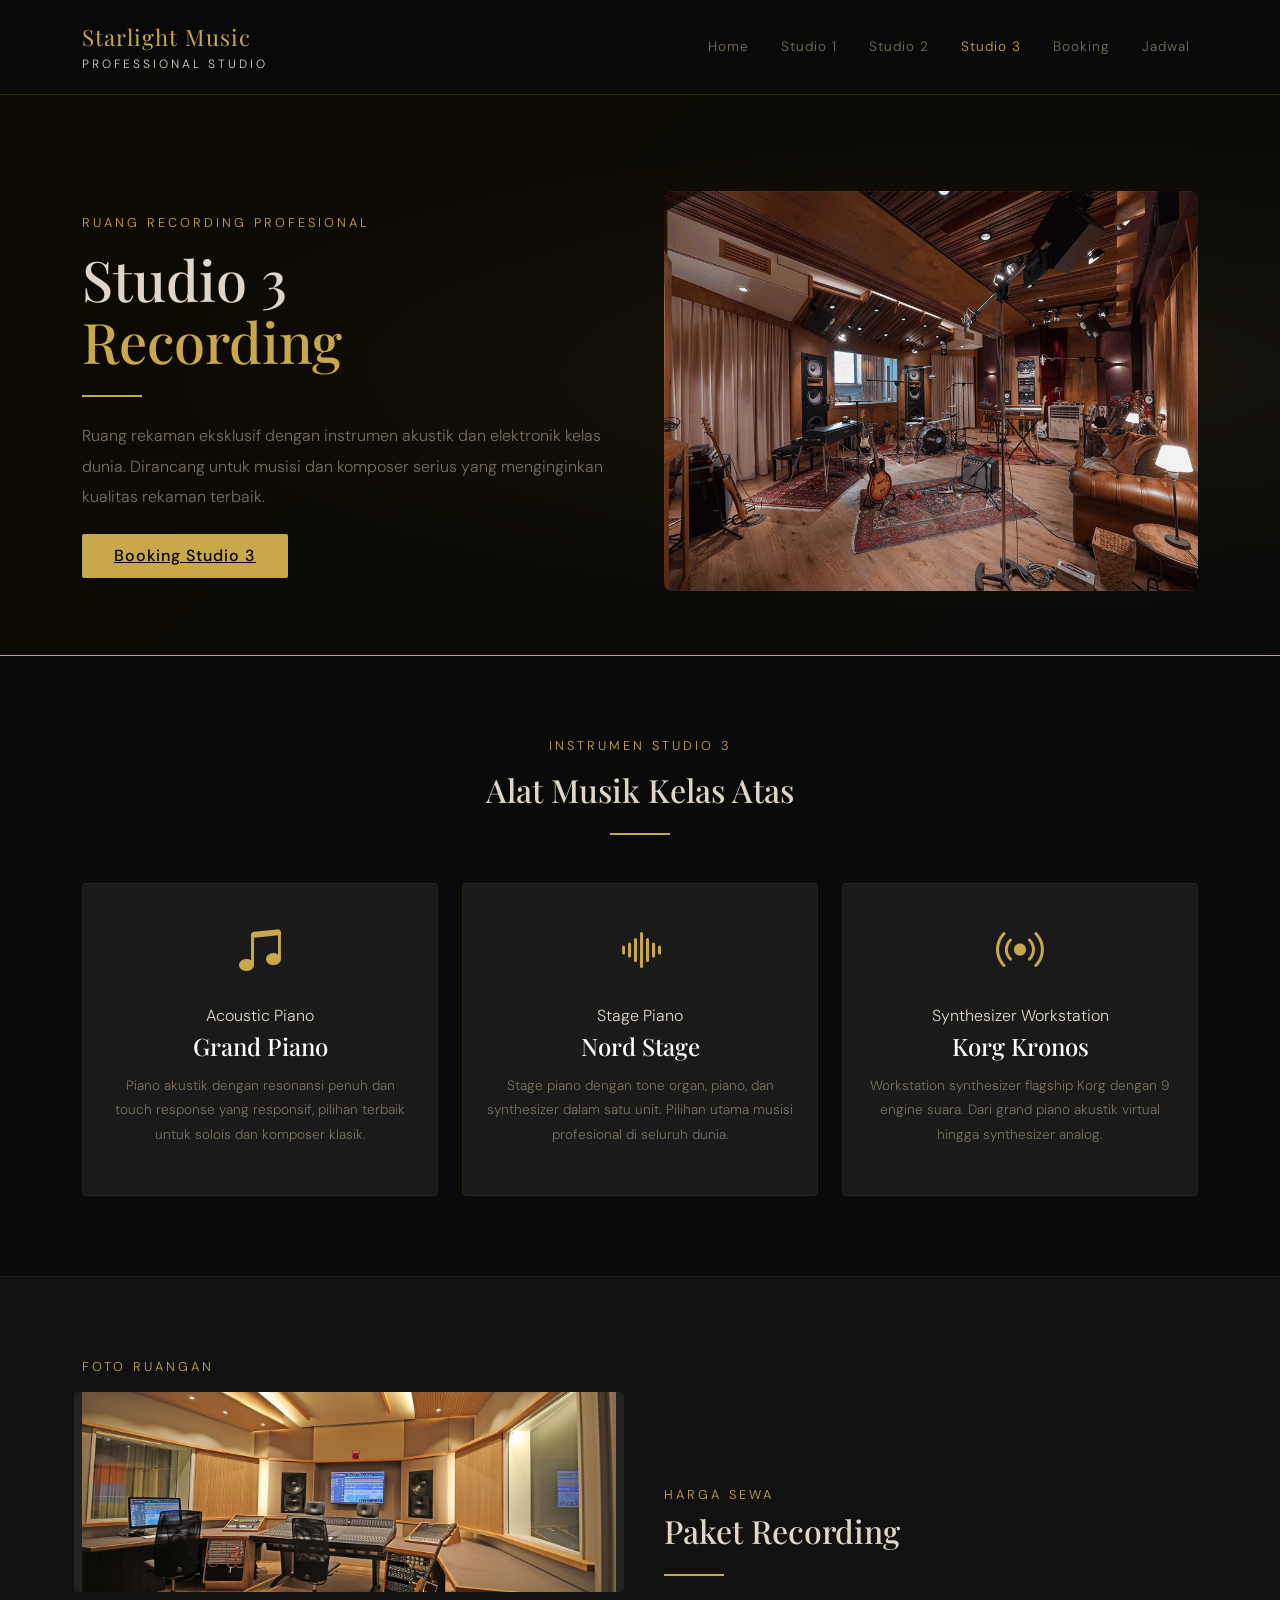
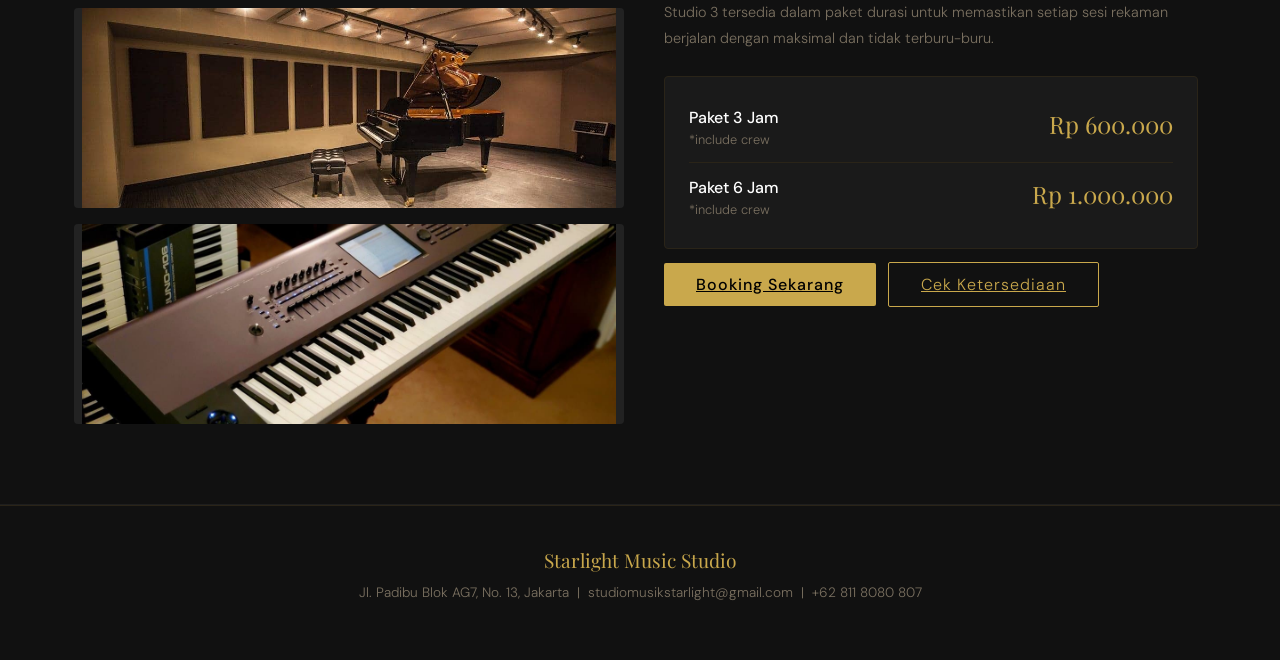
<file: studio3.html>
<!DOCTYPE html>
<html lang="id">
<head>
  <meta charset="UTF-8" />
  <meta name="viewport" content="width=device-width, initial-scale=1.0" />
  <title>Studio 3 — Starlight Music Studio</title>
  <link rel="stylesheet" href="https://cdn.jsdelivr.net/npm/bootstrap@5.3.3/dist/css/bootstrap.min.css" />
  <link rel="stylesheet" href="https://cdn.jsdelivr.net/npm/bootstrap-icons@1.11.3/font/bootstrap-icons.min.css" />
  <link rel="stylesheet" href="style.css" />
</head>
<body>

<!-- navigasi -->
<nav class="navbar navbar-expand-lg sticky-top">
  <div class="container">
    <a class="navbar-brand" href="index.html">Starlight Music<span>PROFESSIONAL STUDIO</span></a>
    <button class="navbar-toggler" type="button" data-bs-toggle="collapse" data-bs-target="#nav">
      <i class="bi bi-list text-warning"></i>
    </button>
    <div class="collapse navbar-collapse" id="nav">
      <ul class="navbar-nav ms-auto gap-lg-3">
        <li class="nav-item"><a class="nav-link" href="index.html">Home</a></li>
        <li class="nav-item"><a class="nav-link" href="studio1.html">Studio 1</a></li>
        <li class="nav-item"><a class="nav-link" href="studio2.html">Studio 2</a></li>
        <li class="nav-item"><a class="nav-link active" href="studio3.html">Studio 3</a></li>
        <li class="nav-item"><a class="nav-link" href="booking.html">Booking</a></li>
        <li class="nav-item"><a class="nav-link" href="schedule.html">Jadwal</a></li>
      </ul>
    </div>
  </div>
</nav>

<!-- heroo studio 3 -->
<div style="background: linear-gradient(135deg, #0d0a00 0%, #0a0a0a 100%); padding: 6rem 0 4rem; border-bottom: 1px solid var(--gold); position:relative; overflow:hidden;">
  <div style="position:absolute; top:0; left:0; right:0; bottom:0; background: radial-gradient(ellipse at 80% 50%, rgba(201,168,76,0.06) 0%, transparent 60%); pointer-events:none;"></div>
  <div class="container" style="position:relative;">
    <div class="row align-items-center g-5">
      <div class="col-lg-6">
        <p class="label-gold">Ruang Recording Profesional</p>
        <h1 style="font-size:3.5rem; line-height:1.1;">Studio 3<br><span style="color:var(--gold);">Recording</span></h1>
        <div class="divider-gold"></div>
        <p style="color:var(--muted); line-height:1.9; margin-bottom:2rem;">
          Ruang rekaman eksklusif dengan instrumen akustik dan elektronik kelas dunia. 
          Dirancang untuk musisi dan komposer serius yang menginginkan kualitas rekaman terbaik.
        </p>
        <a href="booking.html" class="btn-gold">Booking Studio 3</a>
      </div>
      <div class="col-lg-6">
        <img src="fotostudio3.png" class="img-studio" style="height:400px; object-fit:cover; border-radius:8px;" alt="Studio 3 Interior"> <!-- IGNORE -->
      </div>
    </div>
  </div>
</div>

<!-- alat -->
<section class="section">
  <div class="container">
    <div class="text-center mb-5">
      <p class="label-gold">Instrumen Studio 3</p>
      <h2 class="section-title">Alat Musik Kelas Atas</h2>
      <div class="divider-gold mx-auto"></div>
    </div>
    <div class="row g-4">
      <div class="col-md-4">
        <div class="studio-card h-100 text-center" style="padding:2rem 1.5rem;">
          <i class="bi bi-music-note-beamed" style="font-size:3rem; color:var(--gold); display:block; margin-bottom:1rem;"></i>
          <div class="gear-type mb-1">Acoustic Piano</div>
          <h4 style="color:#fff; font-family:'Playfair Display',serif;">Grand Piano</h4>
          <p style="color:var(--muted); font-size:0.85rem; margin-top:0.8rem; line-height:1.8;">
            Piano akustik dengan resonansi penuh dan touch response yang responsif, pilihan terbaik untuk solois dan komposer klasik.
          </p>
        </div>
      </div>
      <div class="col-md-4">
        <div class="studio-card h-100 text-center" style="padding:2rem 1.5rem;">
          <i class="bi bi-soundwave" style="font-size:3rem; color:var(--gold); display:block; margin-bottom:1rem;"></i>
          <div class="gear-type mb-1">Stage Piano</div>
          <h4 style="color:#fff; font-family:'Playfair Display',serif;">Nord Stage</h4>
          <p style="color:var(--muted); font-size:0.85rem; margin-top:0.8rem; line-height:1.8;">
            Stage piano dengan tone organ, piano, dan synthesizer dalam satu unit. Pilihan utama musisi profesional di seluruh dunia.
          </p>
        </div>
      </div>
      <div class="col-md-4">
        <div class="studio-card h-100 text-center" style="padding:2rem 1.5rem;">
          <i class="bi bi-broadcast" style="font-size:3rem; color:var(--gold); display:block; margin-bottom:1rem;"></i>
          <div class="gear-type mb-1">Synthesizer Workstation</div>
          <h4 style="color:#fff; font-family:'Playfair Display',serif;">Korg Kronos</h4>
          <p style="color:var(--muted); font-size:0.85rem; margin-top:0.8rem; line-height:1.8;">
            Workstation synthesizer flagship Korg dengan 9 engine suara. Dari grand piano akustik virtual hingga synthesizer analog.
          </p>
        </div>
      </div>
    </div>
  </div>
</section>

<!-- foto detail & pricelist -->
<section class="section" style="background:var(--dark2); border-top:1px solid #1e1e1e; border-bottom:1px solid #1e1e1e;">
  <div class="container">
    <div class="row g-5 align-items-center">
      <div class="col-lg-6">
        <p class="label-gold">Foto Ruangan</p>
        <div class="row g-3">
          <img src="controlroom.jpg" class="img-studio" style="height:200px; object-fit:cover;" alt="Studio 3 Control Room"> <!-- IGNORE -->
          <img src="grandpiano.jpg" class="img-studio" style="height:200px; object-fit:cover;" alt="Studio 3 Grand Piano"> <!-- IGNORE -->
          <img src="kronos.jpg" class="img-studio" style="height:200px; object-fit:cover;" alt="Studio 3 Korg Kronos"> <!-- IGNORE -->
        </div>
      </div>
      <div class="col-lg-6">
        <p class="label-gold mb-2">Harga Sewa</p>
        <h2 class="section-title mb-1">Paket Recording</h2>
        <div class="divider-gold"></div>
        <p style="color:var(--muted); font-size:0.9rem; margin-bottom:1.5rem; line-height:1.8;">
          Studio 3 tersedia dalam paket durasi untuk memastikan setiap sesi rekaman berjalan dengan maksimal dan tidak terburu-buru.
        </p>
        <div style="background:var(--dark3); border:1px solid #2a2418; border-radius:4px; padding:1rem 1.5rem; margin-bottom:1.5rem;">
          <div class="price-row">
            <div>
              <div style="color:#fff; font-weight:500;">Paket 3 Jam</div>
              <div style="color:var(--muted); font-size:0.8rem;">*include crew</div>
            </div>
            <span class="price-amount" style="font-size:1.5rem;">Rp 600.000</span>
          </div>
          <div class="price-row">
            <div>
              <div style="color:#fff; font-weight:500;">Paket 6 Jam</div>
              <div style="color:var(--muted); font-size:0.8rem;">*include crew</div>
            </div>
            <span class="price-amount" style="font-size:1.5rem;">Rp 1.000.000</span>
          </div>
        </div>
        <a href="booking.html" class="btn-gold me-2">Booking Sekarang</a>
        <a href="schedule.html" class="btn-outline-gold">Cek Ketersediaan</a>
      </div>
    </div>
  </div>
</section>

<!-- footer -->
<footer>
  <div class="brand-foot mb-2">Starlight Music Studio</div>
  <p>Jl. Padibu Blok AG7, No. 13, Jakarta &nbsp;|&nbsp; studiomusikstarlight@gmail.com &nbsp;|&nbsp; +62 811 8080 807</p>
</footer>

<script src="https://cdn.jsdelivr.net/npm/bootstrap@5.3.3/dist/js/bootstrap.bundle.min.js"></script>
</body>
</html>
</file>
<file: style.css>
/* minta font */
@import url('https://fonts.googleapis.com/css2?family=Playfair+Display:wght@400;700&family=DM+Sans:wght@300;400;500&display=swap');

:root {
  --gold: #c9a84c;
  --gold-light: #e8c97a;
  --dark: #0a0a0a;
  --dark2: #111111;
  --dark3: #1a1a1a;
  --dark4: #222222;
  --text: #e0d6c8;
  --muted: #7a7060;
}

* { margin: 0; padding: 0; box-sizing: border-box; }

body {
  background: var(--dark);
  color: var(--text);
  font-family: 'DM Sans', sans-serif;
  font-weight: 300;
}

h1, h2, h3, .brand {
  font-family: 'Playfair Display', serif;
}

/* navigasi */
.navbar {
  background: rgba(10,10,10,0.97) !important;
  border-bottom: 1px solid #2a2418;
  padding: 1rem 0;
}
.navbar-brand {
  font-family: 'Playfair Display', serif;
  font-size: 1.4rem;
  color: var(--gold) !important;
  letter-spacing: 1px;
}
.navbar-brand span { color: var(--text); font-size: 0.75rem; display: block; letter-spacing: 3px; font-family: 'DM Sans', sans-serif; font-weight: 300; }
.nav-link { color: var(--muted) !important; letter-spacing: 1px; font-size: 0.85rem; transition: color .2s; }
.nav-link:hover, .nav-link.active { color: var(--gold) !important; }
.navbar-toggler { border-color: var(--muted); }

/* footer */
footer {
  background: var(--dark2);
  border-top: 1px solid #2a2418;
  padding: 2.5rem 0;
  text-align: center;
  color: var(--muted);
  font-size: 0.85rem;
}
footer .brand-foot { font-family: 'Playfair Display', serif; color: var(--gold); font-size: 1.2rem; }

/* heroo     */
.hero {
  min-height: 90vh;
  display: flex;
  align-items: center;
  background: linear-gradient(135deg, #0a0a0a 60%, #1a1408 100%);
  position: relative;
  overflow: hidden;
}
.hero::before {
  content: '';
  position: absolute;
  width: 600px; height: 600px;
  background: radial-gradient(circle, rgba(201,168,76,0.07) 0%, transparent 70%);
  top: -100px; right: -100px;
  pointer-events: none;
}
.hero-title {
  font-size: clamp(2.5rem, 5vw, 4.5rem);
  line-height: 1.1;
  color: #fff;
}
.hero-title span { color: var(--gold); }
.hero-sub {
  color: var(--muted);
  font-size: 1rem;
  letter-spacing: 2px;
  text-transform: uppercase;
  margin-bottom: 1rem;
}
.hero-desc { color: var(--text); opacity: 0.7; max-width: 480px; line-height: 1.8; }
.divider-gold { width: 60px; height: 2px; background: var(--gold); margin: 1.5rem 0; }

/* buton */
.btn-gold {
  background: var(--gold);
  color: #000;
  border: none;
  padding: 0.7rem 2rem;
  font-family: 'DM Sans', sans-serif;
  font-weight: 500;
  letter-spacing: 1px;
  border-radius: 2px;
  transition: background .2s, transform .1s;
}
.btn-gold:hover { background: var(--gold-light); color: #000; transform: translateY(-1px); }
.btn-outline-gold {
  border: 1px solid var(--gold);
  color: var(--gold);
  background: transparent;
  padding: 0.7rem 2rem;
  border-radius: 2px;
  letter-spacing: 1px;
  transition: all .2s;
}
.btn-outline-gold:hover { background: var(--gold); color: #000; }

/* studio cards */
.studio-card {
  background: var(--dark3);
  border: 1px solid #2a2418;
  border-radius: 4px;
  overflow: hidden;
  transition: border-color .2s, transform .2s;
}
.studio-card:hover { border-color: var(--gold); transform: translateY(-3px); }
.studio-card .card-body { padding: 1.5rem; }
.studio-card .price-tag {
  font-family: 'Playfair Display', serif;
  color: var(--gold);
  font-size: 1.5rem;
}

/* section */
.section { padding: 5rem 0; }
.section-title {
  font-size: 2rem;
  color: var(--text);
  margin-bottom: 0.5rem;
}
.label-gold {
  color: var(--gold);
  font-size: 0.8rem;
  letter-spacing: 3px;
  text-transform: uppercase;
}

/* list instrumen */
.gear-item {
  background: var(--dark4);
  border-left: 3px solid var(--gold);
  padding: 0.8rem 1.2rem;
  margin-bottom: 0.5rem;
  border-radius: 0 3px 3px 0;
}
.gear-item .gear-name { font-weight: 500; color: var(--text); }
.gear-item .gear-type { font-size: 0.8rem; color: var(--muted); }

/* tabel harga */
.price-row {
  display: flex;
  justify-content: space-between;
  padding: 0.8rem 0;
  border-bottom: 1px solid #2a2418;
}
.price-row:last-child { border-bottom: none; }
.price-amount { color: var(--gold); font-family: 'Playfair Display', serif; }

/* form booking */
.form-control, .form-select {
  background: var(--dark3) !important;
  border: 1px solid #2a2418 !important;
  color: var(--text) !important;
  border-radius: 3px;
}
.form-control:focus, .form-select:focus {
  border-color: var(--gold) !important;
  box-shadow: 0 0 0 2px rgba(201,168,76,0.15) !important;
}
.form-label { color: var(--muted); font-size: 0.85rem; letter-spacing: 1px; }

/* tabel jadwal */
.table-schedule {
  width: 100%;
  border-collapse: collapse;
  font-size: 0.9rem;
}
.table-schedule th {
  background: var(--dark3);
  color: var(--gold);
  padding: 0.9rem 1rem;
  text-align: center;
  border: 1px solid #2a2418;
  font-family: 'Playfair Display', serif;
  font-weight: 400;
  letter-spacing: 1px;
}
.table-schedule td {
  padding: 0.75rem 1rem;
  border: 1px solid #1e1e1e;
  text-align: center;
  color: var(--muted);
  vertical-align: middle;
}
.table-schedule td:first-child { color: var(--text); font-weight: 500; }
.booked-cell {
  background: rgba(201,168,76,0.1);
  color: var(--gold) !important;
  font-size: 0.8rem;
  border-radius: 3px;
  padding: 4px 8px;
  display: inline-block;
}

/* tempat qrisssssss */
.modal-content {
  background: var(--dark2) !important;
  border: 1px solid #2a2418 !important;
}
.modal-header { border-bottom: 1px solid #2a2418 !important; }
.modal-footer { border-top: 1px solid #2a2418 !important; }
.qris-box {
  background: #fff;
  border-radius: 8px;
  padding: 1.5rem;
  display: inline-block;
  text-align: center;
}
.qris-box img { width: 200px; height: 200px; }

/* header halaman */
.page-header {
  padding: 5rem 0 3rem;
  background: linear-gradient(180deg, #111 0%, var(--dark) 100%);
  border-bottom: 1px solid #2a2418;
}
.page-header h1 { font-size: 2.5rem; }

/* tempat taruh foto */
.img-studio {
  width: 100%;
  height: 280px;
  object-fit: cover;
  border-radius: 4px;
  background: var(--dark4);
  display: block;
}
.img-placeholder {
  width: 100%;
  height: 280px;
  background: var(--dark4);
  border-radius: 4px;
  display: flex;
  align-items: center;
  justify-content: center;
  border: 1px dashed #2a2418;
  color: var(--muted);
  font-size: 0.85rem;
  letter-spacing: 1px;
}
</file>
